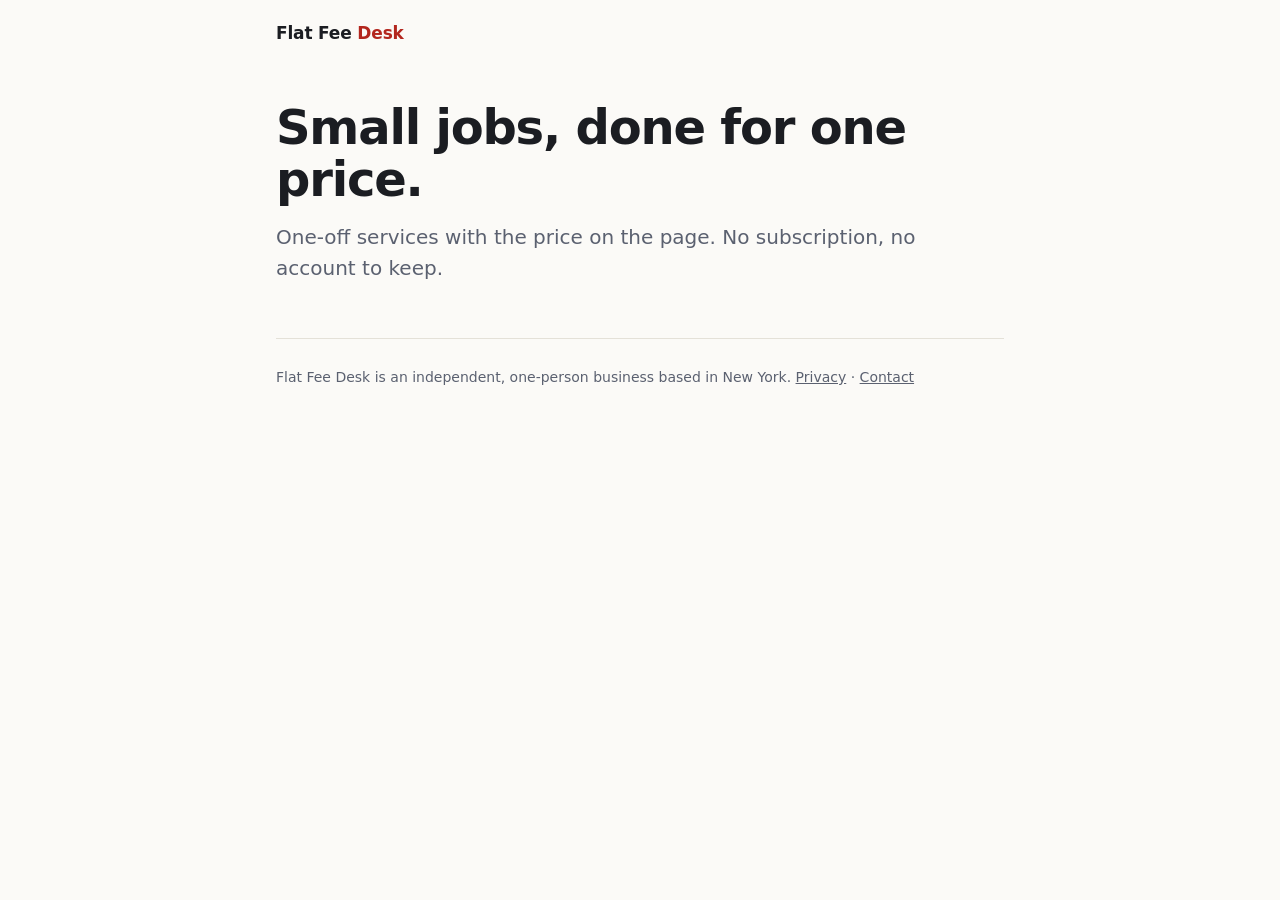
<file: index.html>
<!doctype html>
<html lang="en">
<head>
<meta charset="utf-8">
<meta name="viewport" content="width=device-width, initial-scale=1">
<title>Flat Fee Desk: small jobs, done for one price</title>
<meta name="description" content="One-off services with the price on the page. No subscription, no account to keep.">
<link rel="canonical" href="https://flatfeedesk.com/">
<meta property="og:title" content="Flat Fee Desk: small jobs, done for one price">
<meta property="og:description" content="One-off services with the price on the page. No subscription, no account to keep.">
<meta property="og:type" content="website">
<link rel="icon" href="assets/favicon.svg" type="image/svg+xml">
<link rel="stylesheet" href="assets/site.css">
<script type="application/ld+json">
{"@context": "https://schema.org", "@graph": [{"@type": "Organization", "name": "Flat Fee Desk", "url": "https://flatfeedesk.com/", "email": "hello@flatfeedesk.com"}, {"@type": "WebSite", "name": "Flat Fee Desk", "url": "https://flatfeedesk.com/"}]}
</script>
<script src="assets/config.js"></script>
</head>
<body data-variant="lab/home">
<div class="wrap">
  <header class="top">
    <a class="brand" href="./">Flat Fee <span>Desk</span></a>
  </header>
  <main>
    <div class="hero">
      <h1>Small jobs, done for one price.</h1>
      <p class="lede">One-off services with the price on the page. No subscription, no account to keep.</p>
    </div>
  </main>
  <footer>Flat Fee Desk is an independent, one-person business based in New York. <a href="privacy/">Privacy</a> · <a href="mailto:hello@flatfeedesk.com">Contact</a></footer>
</div>
<script src="assets/site.js"></script>
</body>
</html>
</file>
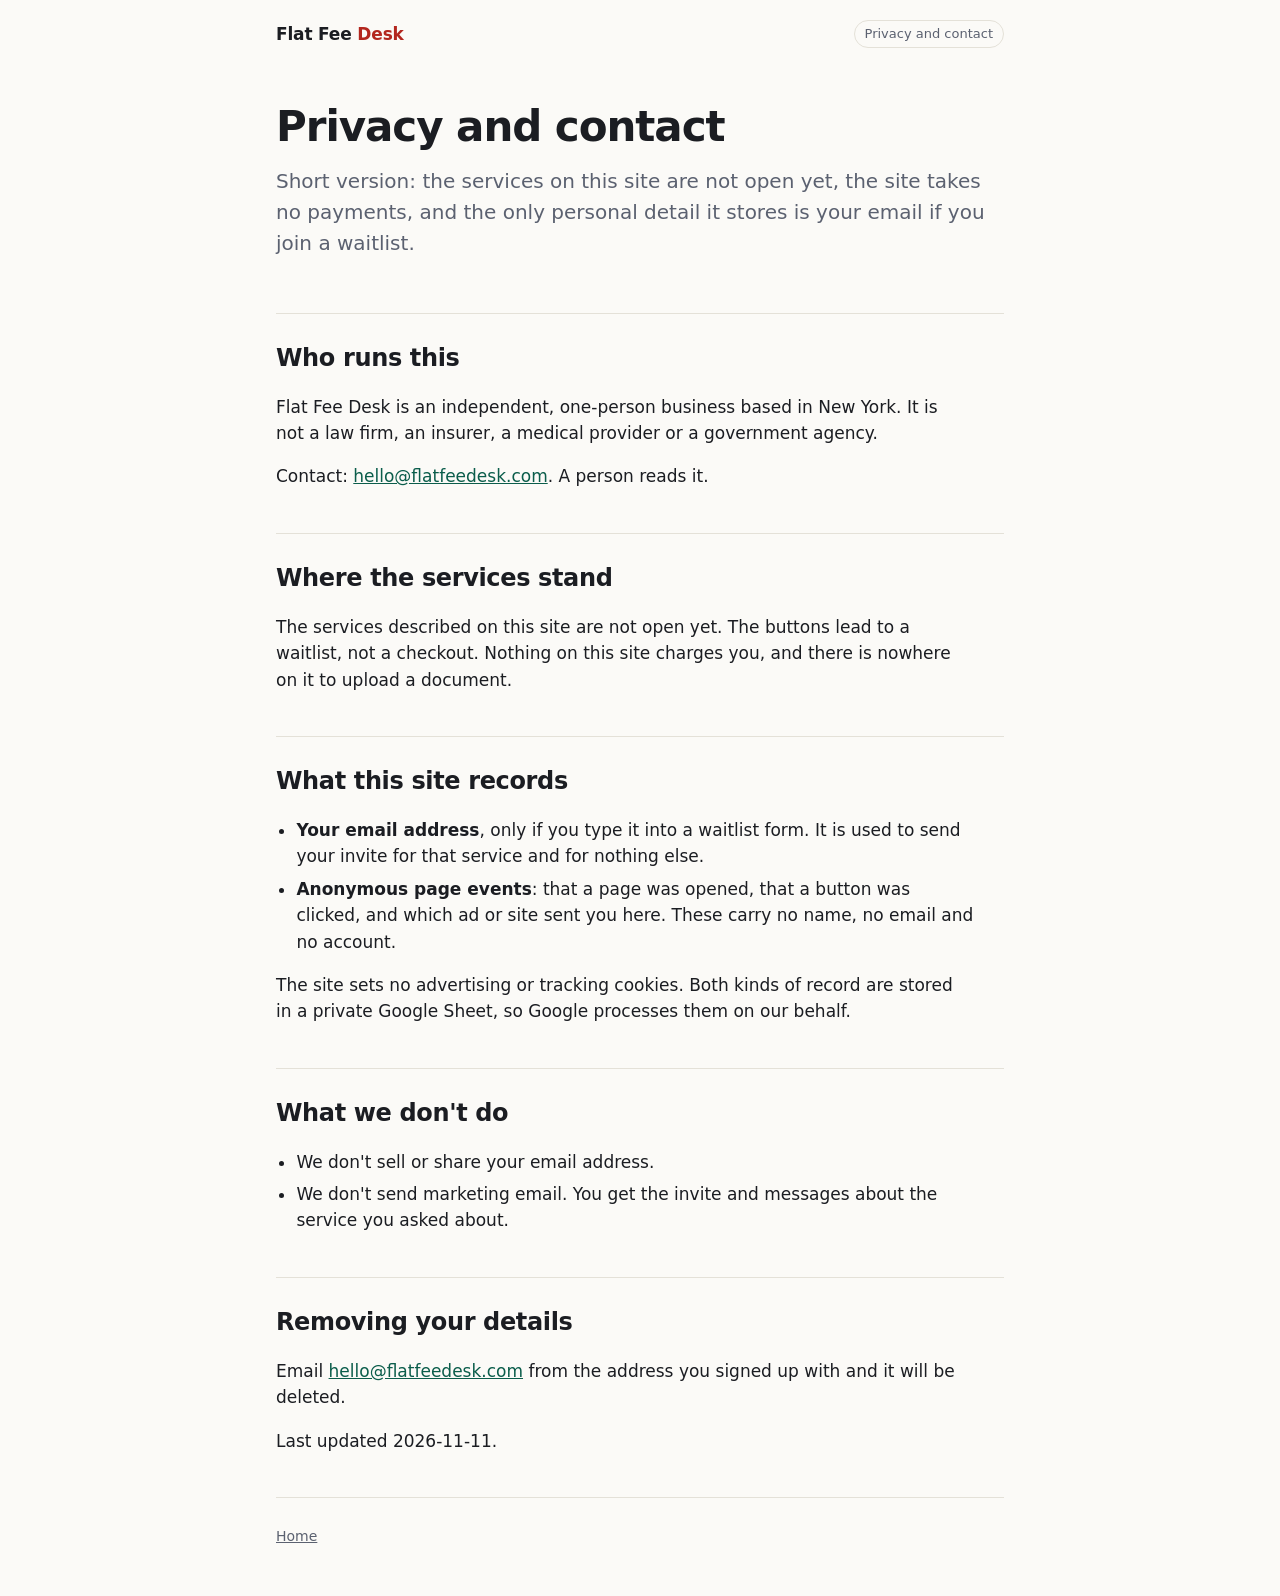
<file: privacy/index.html>
<!doctype html>
<html lang="en">
<head>
<meta charset="utf-8">
<meta name="viewport" content="width=device-width, initial-scale=1">
<title>Privacy and contact | Flat Fee Desk</title>
<meta name="description" content="What Flat Fee Desk collects on this site, what it does with it, who runs it and how to reach us.">
<link rel="canonical" href="https://flatfeedesk.com/privacy/">
<meta property="og:title" content="Privacy and contact | Flat Fee Desk">
<meta property="og:description" content="What Flat Fee Desk collects on this site, what it does with it, who runs it and how to reach us.">
<meta property="og:type" content="website">
<link rel="icon" href="../assets/favicon.svg" type="image/svg+xml">
<link rel="stylesheet" href="../assets/site.css">
<script src="../assets/config.js"></script>
</head>
<body data-variant="lab/privacy">
<div class="wrap">
  <header class="top">
    <a class="brand" href="../">Flat Fee <span>Desk</span></a>
    <span class="tag">Privacy and contact</span>
  </header>
  <main class="prose">
    <div class="hero">
      <h1>Privacy and contact</h1>
      <p class="lede">Short version: the services on this site are not open yet, the site takes no payments, and the only personal detail it stores is your email if you join a waitlist.</p>
    </div>
    <section>
      <h2>Who runs this</h2>
      <p>Flat Fee Desk is an independent, one-person business based in New York. It is not a law firm, an insurer, a medical provider or a government agency.</p>
      <p>Contact: <a href="mailto:hello@flatfeedesk.com">hello@flatfeedesk.com</a>. A person reads it.</p>
    </section>
    <section>
      <h2>Where the services stand</h2>
      <p>The services described on this site are not open yet. The buttons lead to a waitlist, not a checkout. Nothing on this site charges you, and there is nowhere on it to upload a document.</p>
    </section>
    <section>
      <h2>What this site records</h2>
      <ul>
        <li><b>Your email address</b>, only if you type it into a waitlist form. It is used to send your invite for that service and for nothing else.</li>
        <li><b>Anonymous page events</b>: that a page was opened, that a button was clicked, and which ad or site sent you here. These carry no name, no email and no account.</li>
      </ul>
      <p>The site sets no advertising or tracking cookies. Both kinds of record are stored in a private Google Sheet, so Google processes them on our behalf.</p>
    </section>
    <section>
      <h2>What we don't do</h2>
      <ul>
        <li>We don't sell or share your email address.</li>
        <li>We don't send marketing email. You get the invite and messages about the service you asked about.</li>
      </ul>
    </section>
    <section>
      <h2>Removing your details</h2>
      <p>Email <a href="mailto:hello@flatfeedesk.com">hello@flatfeedesk.com</a> from the address you signed up with and it will be deleted.</p>
      <p>Last updated 2026-11-11.</p>
    </section>
  </main>
  <footer><a href="../">Home</a></footer>
</div>
<script src="../assets/site.js"></script>
</body>
</html>
</file>
<file: assets/site.css>
:root {
  --bg: #fbfaf7;
  --ink: #1b1d22;
  --muted: #5b6170;
  --line: #e4e1d8;
  --card: #ffffff;
  --accent: #0b5d4b;
  --accent-ink: #ffffff;
  --stamp: #b3261e;
}
@media (prefers-color-scheme: dark) {
  :root {
    --bg: #14161a;
    --ink: #eceae4;
    --muted: #a3a8b4;
    --line: #2b2f37;
    --card: #1c1f25;
    --accent: #39b594;
    --accent-ink: #08130f;
    --stamp: #ff8a80;
  }
}
* { box-sizing: border-box; }
html { -webkit-text-size-adjust: 100%; }
body {
  margin: 0;
  background: var(--bg);
  color: var(--ink);
  font: 17px/1.55 ui-sans-serif, system-ui, -apple-system, "Segoe UI", Roboto, Helvetica, Arial, sans-serif;
}
a { color: var(--accent); }
.wrap { max-width: 760px; margin: 0 auto; padding: 0 16px; }
header.top { padding: 20px 0; display: flex; justify-content: space-between; align-items: center; }
.brand { font-weight: 700; letter-spacing: -0.01em; text-decoration: none; color: var(--ink); }
.brand span { color: var(--stamp); }
.tag { font-size: 13px; color: var(--muted); border: 1px solid var(--line); border-radius: 999px; padding: 3px 10px; }
.hero { padding: 36px 0 28px; }
h1 { font-size: clamp(32px, 6vw, 48px); line-height: 1.08; letter-spacing: -0.025em; margin: 0 0 16px; }
.lede { font-size: 20px; color: var(--muted); margin: 0 0 26px; max-width: 34em; }
.cta-row { display: flex; flex-wrap: wrap; gap: 14px; align-items: center; }
button.cta {
  appearance: none; border: 0; cursor: pointer;
  background: var(--accent); color: var(--accent-ink);
  font: inherit; font-weight: 650; font-size: 18px;
  padding: 14px 22px; border-radius: 10px;
}
button.cta:hover { filter: brightness(1.08); }
button.cta:focus-visible, input:focus-visible { outline: 3px solid var(--stamp); outline-offset: 2px; }
.cta-note { color: var(--muted); font-size: 15px; }
section { padding: 26px 0; border-top: 1px solid var(--line); }
h2 { font-size: 24px; letter-spacing: -0.015em; margin: 0 0 14px; }
ol.steps { list-style: none; padding: 0; margin: 0; display: grid; gap: 12px; counter-reset: s; }
ol.steps li {
  counter-increment: s; background: var(--card); border: 1px solid var(--line);
  border-radius: 12px; padding: 14px 16px 14px 54px; position: relative;
}
ol.steps li::before {
  content: counter(s); position: absolute; left: 16px; top: 14px;
  width: 26px; height: 26px; border-radius: 50%;
  background: var(--accent); color: var(--accent-ink);
  font-weight: 700; font-size: 14px; display: grid; place-items: center;
}
ol.steps b { display: block; }
ol.steps span { color: var(--muted); }
table.price { width: 100%; border-collapse: collapse; background: var(--card); border: 1px solid var(--line); border-radius: 12px; overflow: hidden; }
table.price td { padding: 12px 16px; border-top: 1px solid var(--line); }
table.price tr:first-child td { border-top: 0; }
table.price td:last-child { text-align: right; font-weight: 650; white-space: nowrap; }
details { border-top: 1px solid var(--line); padding: 12px 0; }
details:first-of-type { border-top: 0; }
summary { cursor: pointer; font-weight: 600; }
details p { color: var(--muted); margin: 8px 0 0; }
footer { padding: 28px 0 48px; color: var(--muted); font-size: 14px; border-top: 1px solid var(--line); }
.receipt {
  font: 13px/1.5 ui-monospace, SFMono-Regular, Menlo, Consolas, monospace;
  background: var(--card); border: 1px dashed var(--line); border-radius: 10px;
  padding: 14px 16px; margin-top: 26px; color: var(--muted); overflow-x: auto; white-space: pre;
}
.receipt b { color: var(--stamp); font-weight: 700; }

/* waitlist dialog */
dialog { border: 1px solid var(--line); border-radius: 14px; background: var(--card); color: var(--ink); padding: 0; width: min(440px, calc(100vw - 32px)); }
dialog::backdrop { background: rgba(0, 0, 0, 0.5); }
.dlg { padding: 22px; }
.dlg h3 { margin: 0 0 8px; font-size: 22px; letter-spacing: -0.01em; }
.dlg p { margin: 0 0 14px; color: var(--muted); }
.dlg label { font-size: 14px; font-weight: 600; display: block; margin-bottom: 6px; }
.dlg input[type="email"] {
  width: 100%; font: inherit; padding: 12px; border-radius: 9px;
  border: 1px solid var(--line); background: var(--bg); color: var(--ink);
}
.dlg .row { display: flex; gap: 10px; margin-top: 14px; }
.dlg button.cta { flex: 1; font-size: 16px; padding: 12px; }
.dlg button.ghost { appearance: none; background: none; border: 1px solid var(--line); color: var(--muted); font: inherit; border-radius: 10px; padding: 12px 14px; cursor: pointer; }
.dlg .fine { font-size: 13px; margin-top: 12px; }
.hp { position: absolute; left: -9999px; }
.cards { display: grid; gap: 12px; }
.cards a { display: block; background: var(--card); border: 1px solid var(--line); border-radius: 12px; padding: 16px; text-decoration: none; color: var(--ink); }
.cards a small { display: block; color: var(--muted); margin-top: 4px; }

@media (max-width: 480px) {
  .receipt { font-size: 12px; padding: 12px 12px; }
}

a.cta {
  display: inline-block; text-decoration: none;
  background: var(--accent); color: var(--accent-ink);
  font-weight: 650; font-size: 18px; padding: 14px 22px; border-radius: 10px;
}
a.cta:hover { filter: brightness(1.08); }
.prose p, .prose li { max-width: 40em; }
.prose ul { padding-left: 1.2em; }
.prose li { margin: 6px 0; }
.prose h1 { font-size: clamp(30px, 5.4vw, 42px); }
footer a { color: inherit; }
.more { color: var(--muted); font-size: 15px; margin-top: 14px; }
</file>
